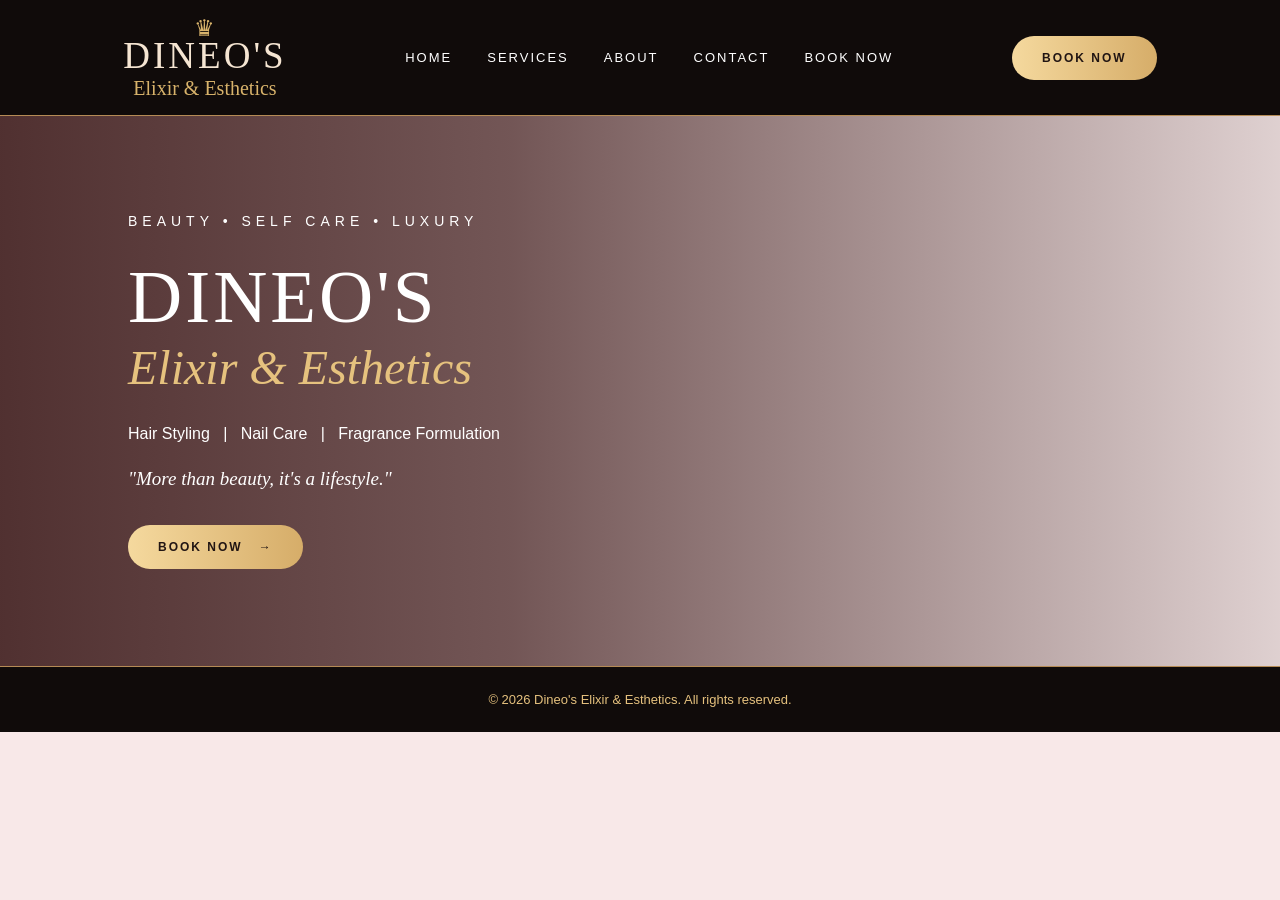
<file: index.html>
<!DOCTYPE html>
<html lang="en">
  <head>
    <meta charset="UTF-8" />
    <meta name="viewport" content="width=device-width, initial-scale=1.0" />
    <meta name="description" content="Discover Dineo's Elixir & Esthetics in Pretoria, offering nail care, skincare, facial treatments and beautiful fragrances. Beauty, elegance and self-care.">
    <title>Dineo's Elixir & Esthetics</title>
    <link rel="stylesheet" href="style.css" />
  </head>
  <body>
    <header class="header">
      <a href="index.html" class="logo">
        <span class="crown">♛</span>
        <span class="brand-name">DINEO'S</span>
        <small>Elixir & Esthetics</small>
      </a>

      <nav>
        <a href="index.html">HOME</a>
        <a href="services.html">SERVICES</a>
        <a href="about.html">ABOUT</a>
        <a href="contact.html">CONTACT</a>
        <a href="booking.html">BOOK NOW</a>
      </nav>

      <a href="booking.html" class="book-button">BOOK NOW</a>
    </header>

    <section class="hero">
      <div class="hero-content">
        <p class="tagline">BEAUTY • SELF CARE • LUXURY</p>

        <h1>DINEO'S</h1>
        <h2>Elixir & Esthetics</h2>

        <p class="hero-services">
          Hair Styling &nbsp; | &nbsp; Nail Care &nbsp; | &nbsp; Fragrance
          Formulation
        </p>

        <p class="quote">"More than beauty, it's a lifestyle."</p>

        <a href="booking.html" class="hero-button">BOOK NOW &nbsp; →</a>
      </div>
    </section>

    <footer>
      <p>&copy; 2026 Dineo's Elixir & Esthetics. All rights reserved.</p>
    </footer>
  </body>
</html>
</file>
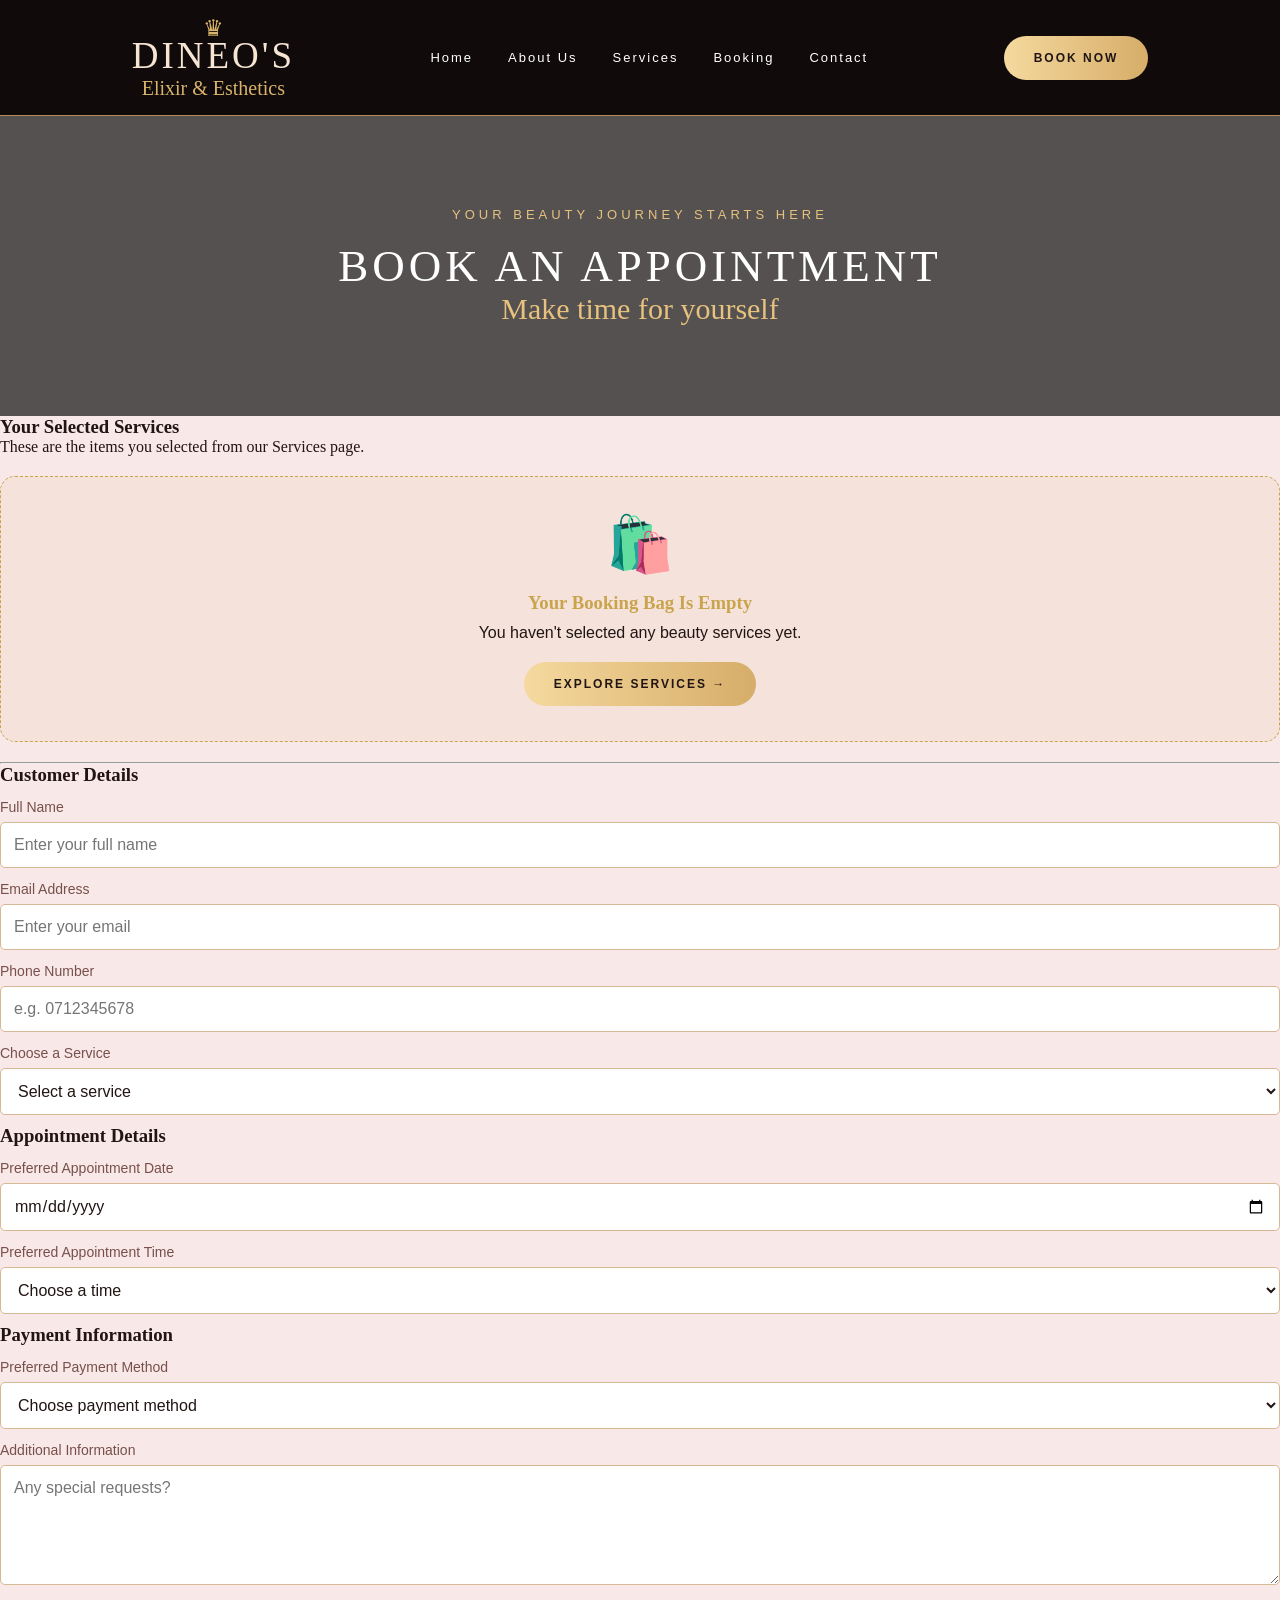
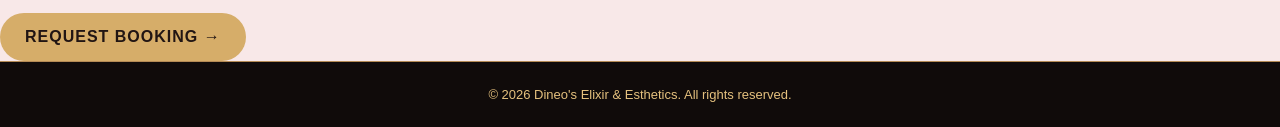
<file: booking.html>
<!DOCTYPE html>
<html lang="en">
<head>
    <meta charset="UTF-8">
    <meta name="viewport" content="width=device-width, initial-scale=1.0">
    <meta name="description" content="Book your beauty appointment with Dineo's Elixir & Esthetics. Explore nail care, fragrances, skincare and facial treatments.">
    <title>Booking | Dineo's Elixir & Esthetics</title>
    <link rel="stylesheet" href="style.css">
</head>
<body>

<!-- HEADER -->
<header class="header">
    <a href="index.html" class="logo">
        <span class="crown">♛</span>
        <span class="brand-name">DINEO'S</span>
        <small>Elixir & Esthetics</small>
    </a>

    <nav>
    <a href="index.html">Home</a>
    <a href="about.html">About Us</a>
    <a href="services.html">Services</a>
    <a href="booking.html">Booking</a>
    <a href="contact.html">Contact</a>
</nav>

    <a href="booking.html" class="book-button">BOOK NOW</a>
</header>

<!-- BOOKING BANNER -->
<section class="page-banner booking-banner">
    <div>
        <p>YOUR BEAUTY JOURNEY STARTS HERE</p>
        <h1>BOOK AN APPOINTMENT</h1>
        <h2>Make time for yourself</h2>
    </div>
</section>

<!-- BOOKING FORM -->
<main class="booking-page">

    <form class="validated-form booking-form" data-form-type="booking">

        <!-- SELECTED SERVICES -->
        <div class="selected-booking-items">
            <h3>Your Selected Services</h3>
            <p>These are the items you selected from our Services page.</p>

            <div id="selectedItems">
                <!-- JavaScript displays the booking bag or selected items here -->
            </div>

            <div id="bookingTotal" style="display:none;">
                <h3>Total: <span id="totalPrice">R0.00</span></h3>
            </div>
        </div>

        <!-- HIDDEN FIELDS -->
        <input type="hidden" id="selected_items" name="selected_items">
        <input type="hidden" id="total_amount" name="total_amount">

        <hr>

        <!-- CUSTOMER DETAILS -->
        <h3>Customer Details</h3>

        <label for="name">Full Name</label>
        <input type="text" id="name" name="name"
               placeholder="Enter your full name" required>

        <label for="email">Email Address</label>
        <input type="email" id="email" name="email"
               placeholder="Enter your email" required>

        <label for="phone">Phone Number</label>
        <input type="tel" id="phone" name="phone"
               placeholder="e.g. 0712345678" required>

        <!-- SERVICE -->
        <label for="service">Choose a Service</label>
        <select id="service" name="service" required>
            <option value="">Select a service</option>
            <option value="Nail Care">Nail Care</option>
            <option value="Perfumes">Perfumes & Fragrances</option>
            <option value="Skincare">Skincare & Facials</option>
        </select>

        <!-- APPOINTMENT DETAILS -->
        <h3>Appointment Details</h3>

        <label for="date">Preferred Appointment Date</label>
        <input type="date" id="date" name="date" required>

        <label for="time">Preferred Appointment Time</label>
        <select id="time" name="time" required>
            <option value="">Choose a time</option>
            <option value="09:00">09:00</option>
            <option value="10:00">10:00</option>
            <option value="11:00">11:00</option>
            <option value="12:00">12:00</option>
            <option value="13:00">13:00</option>
            <option value="14:00">14:00</option>
            <option value="15:00">15:00</option>
            <option value="16:00">16:00</option>
        </select>

        <!-- PAYMENT -->
        <h3>Payment Information</h3>

        <label for="payment_method">Preferred Payment Method</label>
        <select id="payment_method" name="payment_method" required>
            <option value="">Choose payment method</option>
            <option value="Cash">Cash</option>
            <option value="Debit Card">Debit Card</option>
            <option value="Credit Card">Credit Card</option>
            <option value="EFT Bank Transfer">EFT Bank Transfer</option>
            <option value="Instant EFT">Instant EFT</option>
            <option value="SnapScan">SnapScan</option>
        </select>

        <!-- ADDITIONAL INFORMATION -->
        <label for="message">Additional Information</label>
        <textarea id="message" name="message" rows="4"
                  placeholder="Any special requests?"></textarea>

        <button type="submit">REQUEST BOOKING →</button>

    </form>
</main>

<footer>
    <p>&copy; 2026 Dineo's Elixir & Esthetics. All rights reserved.</p>
</footer>

<!-- LOAD SAVED SERVICE SELECTIONS -->
<script>
document.addEventListener("DOMContentLoaded", function () {

    const selectedItemsContainer = document.getElementById("selectedItems");
    const bookingTotal = document.getElementById("bookingTotal");
    const totalPrice = document.getElementById("totalPrice");

    const selectedItemsInput = document.getElementById("selected_items");
    const totalAmountInput = document.getElementById("total_amount");

    let selections = [];

    try {
        selections = JSON.parse(
            localStorage.getItem("deeBookingSelections") || "[]"
        );

        if (!Array.isArray(selections)) {
            selections = [];
        }
    } catch (error) {
        selections = [];
    }

    function getItemName(item) {
        return item.item ||
               item.name ||
               item.product ||
               item.title ||
               item.service ||
               "Selected service";
    }

    function getItemPrice(item) {
        const price = Number(
            String(item.price || 0).replace(/[^\d.]/g, "")
        );

        return Number.isFinite(price) ? price : 0;
    }

    function getItemDetails(item) {
        const details = [];

        if (item.length) details.push("Length: " + item.length);
        if (item.design) details.push("Design: " + item.design);
        if (item.size) details.push("Size: " + item.size);
        if (item.ml) details.push("Bottle: " + item.ml);
        if (item.category) details.push("Category: " + item.category);

        return details.join(" | ");
    }

    function displaySelections() {

        selectedItemsContainer.innerHTML = "";

        if (selections.length === 0) {

            selectedItemsContainer.innerHTML = `
                <div class="empty-booking">
                    <div class="empty-booking-icon">🛍️</div>
                    <h3>Your Booking Bag Is Empty</h3>
                    <p>You haven't selected any beauty services yet.</p>
                    <a href="services.html" class="book-button">
                        EXPLORE SERVICES →
                    </a>
                </div>
            `;

            bookingTotal.style.display = "none";
            selectedItemsInput.value = "";
            totalAmountInput.value = "0";

            return;
        }

        let total = 0;
        const summary = [];

        selections.forEach(function (item) {

            const name = getItemName(item);
            const price = getItemPrice(item);
            const details = getItemDetails(item);

            total += price;

            const itemBox = document.createElement("div");
            itemBox.style.padding = "12px";
            itemBox.style.marginBottom = "10px";
            itemBox.style.border = "1px solid #c9a44c";
            itemBox.style.borderRadius = "8px";

            const itemTitle = document.createElement("strong");
            itemTitle.textContent = name;

            const itemPrice = document.createElement("p");
            itemPrice.textContent = "Price: R" + price.toFixed(2);

            itemBox.appendChild(itemTitle);

            if (details) {
                const itemDetails = document.createElement("p");
                itemDetails.textContent = details;
                itemBox.appendChild(itemDetails);
            }

            itemBox.appendChild(itemPrice);
            selectedItemsContainer.appendChild(itemBox);

            summary.push(
                name + (details ? " (" + details + ")" : "") +
                " - R" + price.toFixed(2)
            );
        });

        totalPrice.textContent = "R" + total.toFixed(2);
        bookingTotal.style.display = "block";

        selectedItemsInput.value = summary.join("; ");
        totalAmountInput.value = total.toFixed(2);
    }

    displaySelections();

    // SET EARLIEST BOOKING DATE TO TODAY
    const dateInput = document.getElementById("date");

    const today = new Date();
    const localDate = new Date(
        today.getTime() - today.getTimezoneOffset() * 60000
    ).toISOString().split("T")[0];

    dateInput.min = localDate;

});
</script>

<script src="script.js" defer></script>

</body>
</html>
</file>
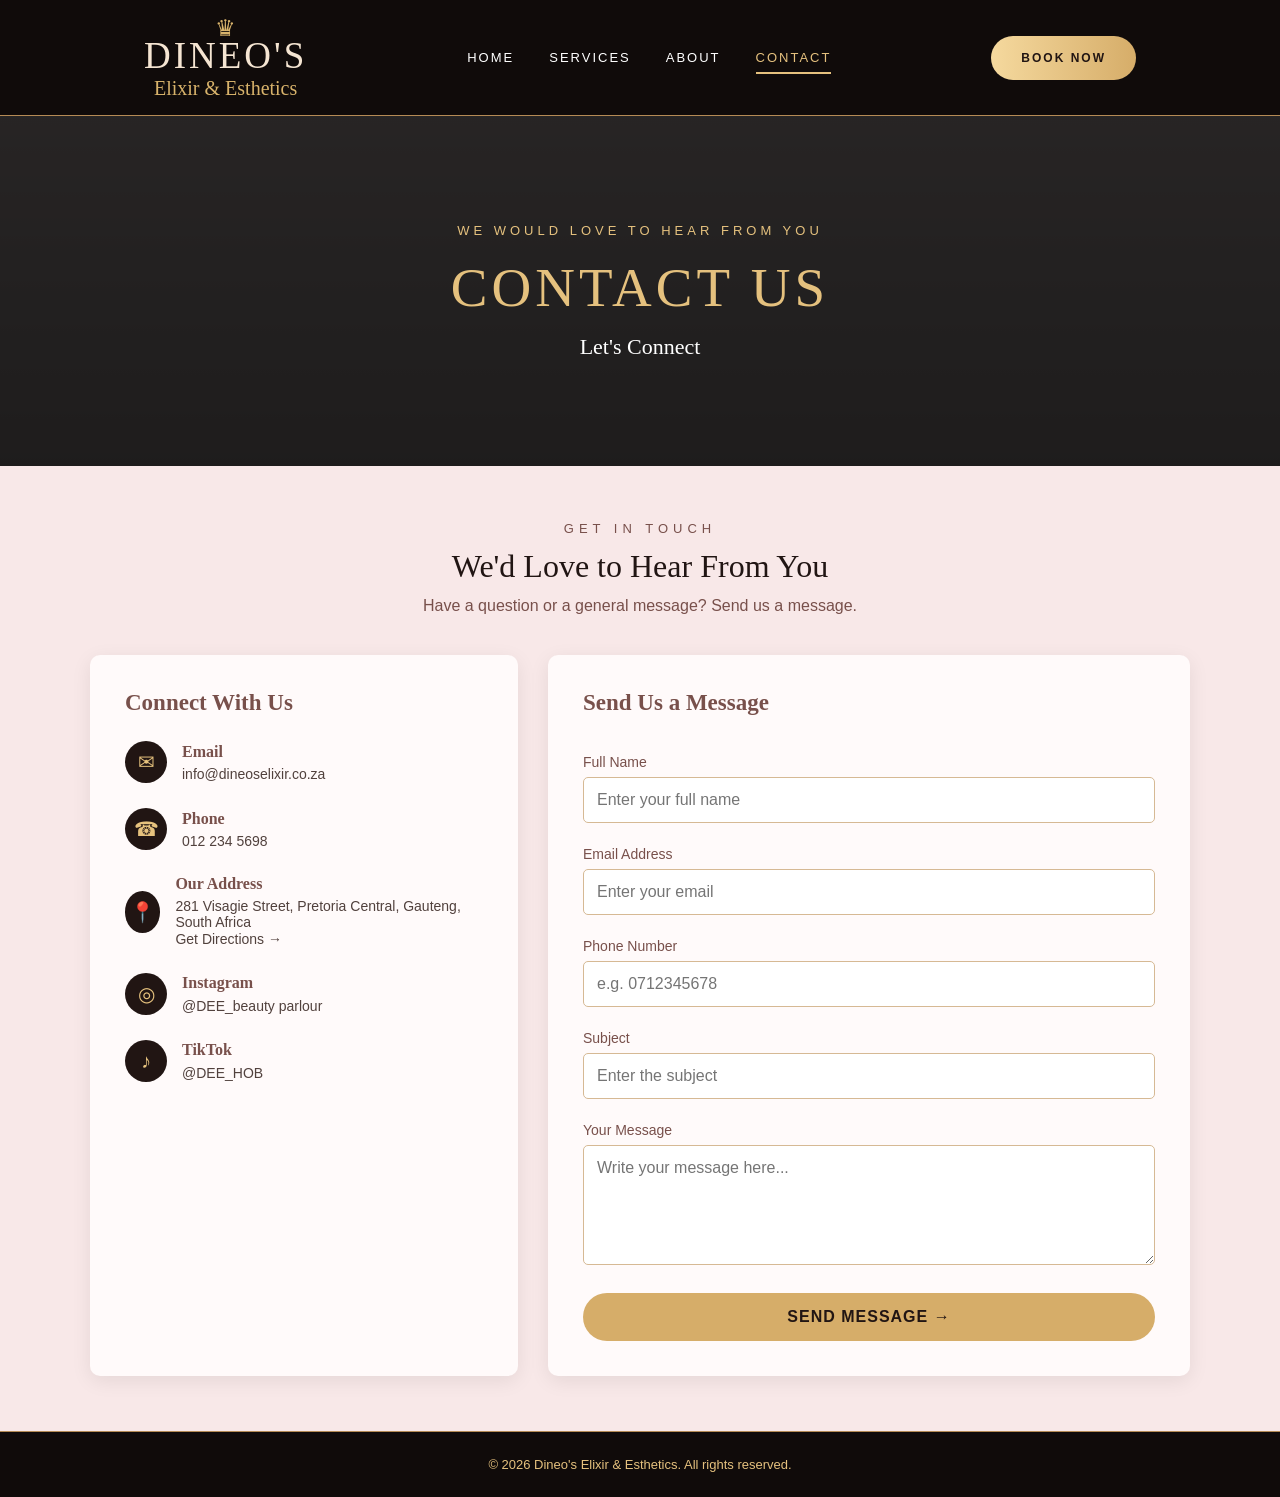
<file: contact.html>
<!DOCTYPE html>
<html lang="en">
<head>
    <meta charset="UTF-8">
    <meta name="viewport" content="width=device-width, initial-scale=1.0">
<meta name="description" content="Contact Dineo's Elixir & Esthetics in Pretoria for beauty services, appointments, skincare and fragrance enquiries.">
    <title>Contact | Dineo's Elixir & Esthetics</title>
    <link rel="stylesheet" href="style.css">
</head>
<body>

    <!-- HEADER -->
    <header class="header">
        <a href="index.html" class="logo">
            <span class="crown">♛</span>
            <span class="brand-name">DINEO'S</span>
            <small>Elixir & Esthetics</small>
        </a>

        <nav>
            <a href="index.html">HOME</a>
            <a href="services.html">SERVICES</a>
            <a href="about.html">ABOUT</a>
            <a href="contact.html" class="active">CONTACT</a>
        </nav>

        <a href="booking.html" class="book-button">BOOK NOW</a>
    </header>

    <!-- PAGE BANNER -->
    <section class="page-banner">
        <div>
            <p>WE WOULD LOVE TO HEAR FROM YOU</p>
            <h1>CONTACT US</h1>
            <h2>Let's Connect</h2>
        </div>
    </section>

    <!-- CONTACT CONTENT -->
    <main class="contact-page">

        <div class="contact-heading">
            <p class="section-label">GET IN TOUCH</p>
            <h2>We'd Love to Hear From You</h2>
            <p>Have a question or a general message? Send us a message.</p>
        </div>

        <div class="contact-container">

            <!-- CONTACT DETAILS -->
            <div class="contact-info">
                <h3>Connect With Us</h3>

                <div class="contact-item">
                    <span>✉</span>
                    <div>
                        <h4>Email</h4>
                        <p>info@dineoselixir.co.za</p>
                    </div>
                </div>

                <div class="contact-item">
                    <span>☎</span>
                    <div>
                        <h4>Phone</h4>
                        <p>012 234 5698</p>
                    </div>
                </div>

                <!-- PHYSICAL ADDRESS -->
                <div class="contact-item">
                    <span>📍</span>
                    <div>
                        <h4>Our Address</h4>
                        <p>281 Visagie Street, Pretoria Central, Gauteng, South Africa</p>

                        <a
                            href="https://www.google.com/maps/search/?api=1&query=281+Visagie+Street+Pretoria+Central+Gauteng+South+Africa"
                            target="_blank"
                            rel="noopener">
                            Get Directions →
                        </a>
                    </div>
                </div>

                <div class="contact-item">
                    <span>◎</span>
                    <div>
                        <h4>Instagram</h4>
                        <a href="https://www.instagram.com/" target="_blank" rel="noopener">
                            @DEE_beauty parlour
                        </a>
                    </div>
                </div>

                <div class="contact-item">
                    <span>♪</span>
                    <div>
                        <h4>TikTok</h4>
                        <a href="https://www.tiktok.com/@DEE_HOB" target="_blank" rel="noopener">
                            @DEE_HOB
                        </a>
                    </div>
                </div>
            </div>

            <!-- MESSAGE FORM -->
            <div class="contact-form">
                <h3>Send Us a Message</h3>

                <form class="validated-form" data-form-type="contact">

                    <label for="name">Full Name</label>
                    <input
                        type="text"
                        id="name"
                        name="name"
                        placeholder="Enter your full name"
                        required
                    >

                    <label for="email">Email Address</label>
                    <input
                        type="email"
                        id="email"
                        name="email"
                        placeholder="Enter your email"
                        required
                    >

                    <label for="phone">Phone Number</label>
                    <input
                        type="tel"
                        id="phone"
                        name="phone"
                        placeholder="e.g. 0712345678"
                        required
                    >

                    <label for="subject">Subject</label>
                    <input
                        type="text"
                        id="subject"
                        name="subject"
                        placeholder="Enter the subject"
                        required
                    >

                    <label for="message">Your Message</label>
                    <textarea
                        id="message"
                        name="message"
                        rows="5"
                        placeholder="Write your message here..."
                        required
                    ></textarea>

                    <button type="submit">SEND MESSAGE →</button>

                </form>
            </div>

        </div>
    </main>

    <!-- FOOTER -->
    <footer>
        <p>&copy; 2026 Dineo's Elixir & Esthetics. All rights reserved.</p>
    </footer>

    <script src="script.js" defer></script>

</body>
</html>
</file>
<file: style.css>
/* =====================================
   DINEO'S ELIXIR & ESTHETICS
   COMPLETE WEBSITE STYLESHEET
===================================== */

/* 1. GENERAL SETTINGS */

* {
  margin: 0;
  padding: 0;
  box-sizing: border-box;
}

html {
  scroll-behavior: smooth;
}

body {
  font-family: Georgia, serif;
  background: #f8e8e8;
  color: #211513;
  overflow-x: hidden;
  animation: pageEnter 0.7s ease;
}

a {
  text-decoration: none;
  color: inherit;
  transition: 0.3s ease;
}

button,
input,
textarea,
select {
  font: inherit;
}

button {
  cursor: pointer;
}

img {
  max-width: 100%;
  display: block;
}

/* 2. ANIMATIONS */

@keyframes pageEnter {
  from {
      opacity: 0;
      transform: translateY(12px);
  }
  to {
      opacity: 1;
      transform: translateY(0);
  }
}

@keyframes fadeUp {
  from {
      opacity: 0;
      transform: translateY(25px);
  }
  to {
      opacity: 1;
      transform: translateY(0);
  }
}

@keyframes fadeIn {
  from { opacity: 0; }
  to { opacity: 1; }
}

@keyframes softZoom {
  from { transform: scale(1.04); }
  to { transform: scale(1); }
}

/* 3. HEADER AND NAVIGATION */

.header {
  min-height: 112px;
  background: #100b0a;
  display: flex;
  align-items: center;
  justify-content: space-around;
  padding: 15px 5%;
  border-bottom: 1px solid #b58b55;
  position: relative;
  z-index: 10;
}

.logo {
  display: flex;
  flex-direction: column;
  align-items: center;
  color: #f5e5d2;
}

.crown {
  color: #d8b36b;
  font-size: 23px;
  margin-bottom: -8px;
}

.brand-name {
  font-size: 37px;
  letter-spacing: 3px;
}

.logo small {
  font-family: cursive;
  font-size: 20px;
  color: #d8b36b;
}

.header nav {
  display: flex;
  align-items: center;
  gap: 35px;
}

.header nav a {
  color: white;
  font-family: Arial, sans-serif;
  font-size: 13px;
  letter-spacing: 2px;
  padding: 12px 0;
  position: relative;
}

.header nav a::after {
  content: "";
  position: absolute;
  left: 0;
  bottom: 3px;
  width: 0;
  height: 2px;
  background: #e5c17e;
  transition: width 0.3s ease;
}

.header nav a:hover,
.header nav a.active {
  color: #e5c17e;
}

.header nav a:hover::after,
.header nav a.active::after {
  width: 100%;
}

/* 4. GOLD BUTTONS */

.book-button,
.hero-button,
.about-button {
  display: inline-block;
  background: linear-gradient(90deg, #f5d99e, #d6ad69);
  color: #211513;
  padding: 15px 30px;
  border-radius: 35px;
  font-family: Arial, sans-serif;
  font-size: 12px;
  font-weight: bold;
  letter-spacing: 2px;
  border: none;
  transition: 0.3s ease;
}

.book-button:hover,
.hero-button:hover,
.about-button:hover {
  background: #78504b;
  color: white;
  transform: translateY(-3px);
}

/* 5. HOMEPAGE HERO */

.hero {
  min-height: 550px;
  display: flex;
  align-items: center;
  position: relative;
  isolation: isolate;
  overflow: hidden;
}

.hero::before {
  content: "";
  position: absolute;
  inset: 0;
  background:
      url("https://images.unsplash.com/photo-1600948836101-f9ffda59d250?w=1800")
      center/cover no-repeat;
  filter: grayscale(100%);
  z-index: -1;
}

.hero::after {
  content: "";
  position: absolute;
  inset: 0;
  background: linear-gradient(
      90deg,
      rgba(70, 37, 37, 0.94),
      rgba(70, 37, 37, 0.75) 40%,
      rgba(0, 0, 0, 0.10)
  );
  z-index: -1;
}

.hero-content {
  color: white;
  padding: 45px 10%;
  max-width: 800px;
  animation: fadeUp 1s ease;
}

.tagline {
  font-family: Arial, sans-serif;
  letter-spacing: 5px;
  font-size: 14px;
  margin-bottom: 25px;
}

.hero-content h1 {
  font-size: 75px;
  font-weight: normal;
  letter-spacing: 3px;
}

.hero-content h2 {
  font-family: cursive;
  font-size: 48px;
  font-weight: normal;
  font-style: italic;
  color: #e6c27e;
  margin-bottom: 25px;
}

.hero-services {
  font-family: Arial, sans-serif;
  font-size: 16px;
  margin-bottom: 20px;
  line-height: 1.7;
}

.quote {
  font-style: italic;
  font-size: 19px;
  margin-bottom: 35px;
}

/* 6. HOMEPAGE SERVICES */

.home-services {
  background: #f8e8e8;
  text-align: center;
  padding: 40px 6% 65px;
}

.section-label {
  color: #78504b;
  font-family: Arial, sans-serif;
  letter-spacing: 5px;
  font-size: 13px;
  margin-bottom: 12px;
}

.home-services > h2,
.services-page > h2,
.mission-section > h2 {
  font-size: 31px;
  font-weight: normal;
  letter-spacing: 2px;
  margin-bottom: 28px;
}

/* HOMEPAGE CARDS */

.home-card-container {
  display: flex;
  justify-content: center;
  gap: 25px;
}

.home-card {
  width: 33.33%;
  height: 220px;
  position: relative;
  overflow: hidden;
  border-radius: 10px;
  text-align: left;
  background-position: center;
  background-size: cover;
  transition: transform 0.4s ease;
}

.home-card:hover {
  transform: translateY(-6px);
}

.home-card img {
  width: 100%;
  height: 100%;
  object-fit: cover;
  position: absolute;
  inset: 0;
  transition: transform 0.5s ease;
}

.home-card:hover img {
  transform: scale(1.08);
}

.card-content {
  position: relative;
  z-index: 1;
  height: 100%;
  width: 70%;
  padding: 25px 20px;
  color: white;
  background: linear-gradient(
      90deg,
      rgba(76,43,42,0.96),
      rgba(76,43,42,0.65),
      transparent
  );
}

.card-content h3 {
  font-size: 19px;
  font-weight: normal;
  letter-spacing: 2px;
  margin: 12px 0;
}

.card-content p {
  font-family: Arial, sans-serif;
  font-size: 13px;
  line-height: 1.5;
  margin-bottom: 15px;
}

.card-content a {
  display: inline-block;
  color: #e9c780;
  border: 1px solid #e9c780;
  border-radius: 25px;
  padding: 9px 18px;
  font-family: Arial, sans-serif;
  font-size: 11px;
  letter-spacing: 1px;
}

.card-content a:hover {
  background: #e9c780;
  color: #211513;
}

/* 7. SHARED PAGE BANNER */

.page-banner {
  min-height: 300px;
  display: flex;
  align-items: center;
  justify-content: center;
  text-align: center;
  color: white;
  position: relative;
  isolation: isolate;
  overflow: hidden;
}

.page-banner::before {
  content: "";
  position: absolute;
  inset: 0;
  background:
      url("https://images.unsplash.com/photo-1600948836101-f9ffda59d250?w=1600")
      center/cover no-repeat;
  filter: grayscale(100%);
  z-index: -2;
}

.page-banner::after {
  content: "";
  position: absolute;
  inset: 0;
  background: rgba(0,0,0,0.65);
  z-index: -1;
}

.page-banner > div {
  padding: 35px 20px;
  animation: fadeUp 0.9s ease;
}

.page-banner p {
  color: #e6c27e;
  font-family: Arial, sans-serif;
  font-size: 13px;
  letter-spacing: 4px;
  margin-bottom: 18px;
}

.page-banner h1 {
  font-size: 45px;
  letter-spacing: 4px;
  font-weight: normal;
}

.page-banner h2 {
  color: #e6c27e;
  font-family: cursive;
  font-size: 30px;
  font-weight: normal;
}

/* 8. SERVICES PAGE */

.services-page {
  background: #f8e8e8;
  text-align: center;
  padding: 55px 6%;
}

.intro {
  max-width: 650px;
  margin: 0 auto 35px;
  line-height: 1.7;
  font-family: Arial, sans-serif;
}

/* Horizontal clickable service cards */

.service-list {
  display: flex;
  justify-content: center;
  gap: 25px;
  max-width: 1100px;
  margin: 35px auto 0;
}

.service-box {
  display: flex;
  flex-direction: column;
  width: 33.33%;
  background: #fffafa;
  color: #211513;
  text-align: center;
  border-radius: 9px;
  overflow: hidden;
  box-shadow: 0 5px 18px rgba(0,0,0,0.10);
  transition: 0.35s ease;
}

.service-box:hover {
  transform: translateY(-7px);
  box-shadow: 0 12px 25px rgba(0,0,0,0.16);
}

.service-image {
  width: 100%;
  height: 220px;
  background-size: cover;
  background-position: center;
  filter: grayscale(100%);
  transition: 0.5s;
}

.service-box:hover .service-image {
  filter: grayscale(0%);
  transform: scale(1.02);
}

.service-details {
  padding: 22px 15px;
}

.service-details h3 {
  color: #78504b;
  letter-spacing: 2px;
  margin-bottom: 12px;
}

.service-details p {
  font-family: Arial, sans-serif;
  line-height: 1.6;
  margin-bottom: 18px;
}

.service-details span {
  color: #a77b3e;
  font-family: Arial, sans-serif;
  font-size: 12px;
  font-weight: bold;
  letter-spacing: 1px;
}

/* 9. ABOUT PAGE */

.about-section {
  display: grid;
  grid-template-columns: 1fr 1fr;
  align-items: center;
  gap: 45px;
  padding: 70px 8%;
  background: #f8e8e8;
}

.about-intro h2 {
  font-size: 36px;
  font-weight: normal;
  color: #503532;
  margin: 15px 0 25px;
}

.about-intro p:not(.section-label) {
  font-family: Arial, sans-serif;
  font-size: 15px;
  line-height: 1.9;
  margin-bottom: 18px;
  color: #574541;
}

.about-image img {
  width: 100%;
  height: 380px;
  object-fit: cover;
  filter: grayscale(100%);
  border-radius: 10px;
  box-shadow: 0 8px 25px rgba(0,0,0,.15);
}

.about-button {
  margin-top: 15px;
}

.mission-section {
  text-align: center;
  background: #fffafa;
  padding: 65px 7%;
}

.mission-container {
  display: grid;
  grid-template-columns: repeat(3, 1fr);
  gap: 25px;
}

.mission-card {
  background: #f8e8e8;
  padding: 35px 25px;
  border-radius: 10px;
  border-bottom: 3px solid #d6ad69;
  transition: 0.3s;
}

.mission-card:hover {
  transform: translateY(-8px);
  box-shadow: 0 8px 20px rgba(0,0,0,.10);
}

.mission-card span {
  font-size: 35px;
  color: #b58b55;
}

.mission-card h3 {
  color: #78504b;
  letter-spacing: 2px;
  margin: 15px 0;
}

.mission-card p {
  font-family: Arial, sans-serif;
  font-size: 14px;
  line-height: 1.8;
  color: #574541;
}

.about-closing {
  text-align: center;
  padding: 65px 20px;
  color: white;
  background:
      linear-gradient(rgba(0,0,0,.75), rgba(0,0,0,.75)),
      url("https://images.unsplash.com/photo-1600948836101-f9ffda59d250?w=1600")
      center/cover no-repeat;
}

.about-closing h2 {
  font-size: 32px;
  font-weight: normal;
  color: #e6c27e;
  margin-bottom: 15px;
}

/* 10. CONTACT PAGE */

.contact-page {
  background: #f8e8e8;
  padding: 55px 7%;
}

.contact-heading {
  text-align: center;
  margin-bottom: 40px;
}

.contact-heading h2 {
  font-size: 32px;
  font-weight: normal;
  margin-bottom: 12px;
}

.contact-heading > p:last-child {
  font-family: Arial, sans-serif;
  color: #78504b;
}

.contact-container {
  max-width: 1100px;
  margin: auto;
  display: grid;
  grid-template-columns: 0.8fr 1.2fr;
  gap: 30px;
}

.contact-info,
.contact-form {
  background: #fffafa;
  padding: 35px;
  border-radius: 10px;
  box-shadow: 0 5px 20px rgba(0,0,0,0.08);
}

.contact-info h3,
.contact-form h3 {
  color: #78504b;
  font-size: 23px;
  margin-bottom: 25px;
}

.contact-item {
  display: flex;
  align-items: center;
  gap: 15px;
  margin-bottom: 25px;
}

.contact-item > span {
  width: 42px;
  height: 42px;
  display: flex;
  align-items: center;
  justify-content: center;
  border-radius: 50%;
  background: #211513;
  color: #e6c27e;
  font-size: 20px;
}

.contact-item h4 {
  margin-bottom: 5px;
  color: #78504b;
}

.contact-item p,
.contact-item a {
  font-family: Arial, sans-serif;
  font-size: 14px;
  color: #51413d;
}

/* 11. FORMS - BOOKING, CONTACT  */

form {
  width: 100%;
}

label {
  display: block;
  font-family: Arial, sans-serif;
  font-size: 14px;
  color: #78504b;
  margin-top: 13px;
}

input,
select,
textarea {
  display: block;
  width: 100%;
  padding: 13px;
  margin-top: 7px;
  margin-bottom: 10px;
  border: 1px solid #d6b994;
  border-radius: 5px;
  background: #fff;
  color: #211513;
  outline: none;
  font-family: Arial, sans-serif;
  transition: 0.3s;
}

input:focus,
select:focus,
textarea:focus {
  border-color: #b58b55;
  box-shadow: 0 0 7px rgba(181,139,85,0.25);
}

textarea {
  resize: vertical;
  min-height: 120px;
}

form button {
  margin-top: 18px;
  background: #d6ad69;
  color: #211513;
  border: none;
  padding: 15px 25px;
  border-radius: 25px;
  font-family: Arial, sans-serif;
  font-weight: bold;
  letter-spacing: 1px;
  transition: 0.3s;
}

form button:hover {
  background: #78504b;
  color: white;
  transform: translateY(-3px);
}

.contact-form form {
  display: flex;
  flex-direction: column;
}

/* 12. FRAGRANCE AND PRODUCT CATEGORIES */

.category-list {
  max-width: 850px;
  margin: 35px auto;
}

.category-button {
  width: 100%;
  background: #211513;
  color: #e6c27e;
  border: 1px solid #b58b55;
  padding: 20px;
  margin-bottom: 10px;
  text-align: left;
  font-size: 16px;
  letter-spacing: 2px;
  cursor: pointer;
  display: flex;
  justify-content: space-between;
  align-items: center;
  transition: 0.3s;
}

.category-button:hover,
.category-button.selected {
  background: #78504b;
  color: white;
}

.category-content {
  display: none;
  background: #fffafa;
  padding: 20px;
  margin-top: -10px;
  margin-bottom: 15px;
}

.category-content.show {
  display: block;
  animation: fadeUp 0.4s ease;
}

/* Product cards */

.product-grid {
  display: grid;
  grid-template-columns: repeat(3, 1fr);
  gap: 22px;
}

.product-card {
  background: #fffafa;
  border-radius: 9px;
  overflow: hidden;
  box-shadow: 0 5px 18px rgba(0,0,0,0.09);
  transition: 0.3s;
}

.product-card:hover {
  transform: translateY(-6px);
}

.product-card img {
  width: 100%;
  height: 190px;
  object-fit: cover;
}

.product-card h3 {
  color: #78504b;
  padding: 15px 15px 5px;
}

.product-card p {
  font-family: Arial, sans-serif;
  padding: 5px 15px;
  line-height: 1.5;
}

.product-card .price {
  color: #a77b3e;
  font-weight: bold;
  padding-bottom: 18px;
}

/* 13. FOOTER */

footer {
  background: #100b0a;
  color: #e5c17e;
  text-align: center;
  padding: 25px;
  font-family: Arial, sans-serif;
  font-size: 13px;
  border-top: 1px solid #b58b55;
}

/* 14. HOVER EFFECTS */

button,
a,
.service-box,
.mission-card,
.product-card {
  -webkit-tap-highlight-color: transparent;
}

button:active,
.book-button:active,
.hero-button:active {
  transform: scale(0.97);
}

/* 15. TABLET RESPONSIVENESS */

@media (max-width: 900px) {

  .header {
      flex-wrap: wrap;
      gap: 20px;
  }

  .header nav {
      gap: 20px;
  }

  .home-card-container {
      flex-wrap: wrap;
  }

  .home-card {
      width: 47%;
  }

  .service-list {
      flex-wrap: wrap;
  }

  .service-box {
      width: 47%;
  }

  .mission-container {
      grid-template-columns: repeat(2, 1fr);
  }

  .product-grid {
      grid-template-columns: repeat(2, 1fr);
  }
}

/* 16. MOBILE RESPONSIVENESS */

@media (max-width: 600px) {

  .header {
      flex-direction: column;
      padding: 20px;
  }

  .brand-name {
      font-size: 30px;
  }

  .header nav {
      flex-wrap: wrap;
      justify-content: center;
      gap: 15px;
  }

  .header nav a {
      font-size: 11px;
  }

  .book-button {
      padding: 12px 25px;
  }

  .hero {
      min-height: 500px;
  }

  .hero-content {
      padding: 35px 7%;
  }

  .hero-content h1 {
      font-size: 48px;
  }

  .hero-content h2 {
      font-size: 32px;
  }

  .tagline {
      font-size: 11px;
      letter-spacing: 3px;
  }

  .hero-services {
      font-size: 14px;
  }

  .home-services > h2 {
      font-size: 23px;
  }

  .home-card {
      width: 100%;
  }

  .page-banner {
      min-height: 230px;
  }

  .page-banner h1 {
      font-size: 32px;
  }

  .page-banner h2 {
      font-size: 25px;
  }

  .service-list {
      flex-direction: column;
  }

  .service-box {
      width: 100%;
  }

  .about-section {
      grid-template-columns: 1fr;
      padding: 45px 7%;
  }

  .about-intro h2 {
      font-size: 29px;
  }

  .about-image img {
      height: 280px;
  }

  .mission-container {
      grid-template-columns: 1fr;
  }

  .contact-container {
      grid-template-columns: 1fr;
  }

  .contact-info,
  .contact-form {
      padding: 25px;
  }

  .contact-heading h2 {
      font-size: 25px;
  }

  .product-grid {
      grid-template-columns: 1fr;
  }

  .about-closing h2 {
      font-size: 25px;
  }
}

/* 17. ACCESSIBILITY */

@media (prefers-reduced-motion: reduce) {
  *,
  *::before,
  *::after {
      animation-duration: 0.01ms !important;
      transition-duration: 0.01ms !important;
      scroll-behavior: auto !important;
  }
}


/* CONTACT PAGE BANNER */
.contact-page ~ footer {
  margin-top: 0;
}

body:has(.contact-page) .page-banner {
  min-height: 350px;
  background:
      linear-gradient(rgba(0,0,0,0.55), rgba(0,0,0,0.65)),
      url("https://images.unsplash.com/photo-1600948836101-f9ffda59d250?w=1600")
      center/cover no-repeat;
  display: flex;
  align-items: center;
  justify-content: center;
  text-align: center;
  padding: 50px 20px;
}

body:has(.contact-page) .page-banner p {
  color: #e5c17e;
  letter-spacing: 4px;
  font-size: 13px;
}

body:has(.contact-page) .page-banner h1 {
  color: #e5c17e;
  font-family: 'Cormorant Garamond', serif;
  font-size: 55px;
  margin: 15px 0;
  animation: fadeUp 1s ease;
}

body:has(.contact-page) .page-banner h2 {
  color: white;
  font-size: 22px;
  font-weight: 400;
}

@media (max-width: 600px) {
  body:has(.contact-page) .page-banner h1 {
      font-size: 38px;
  }
}


/* ENLARGE SERVICE CARD WHEN CLICKED */
.service-card {
  cursor: pointer;
  transition: transform 0.4s ease, box-shadow 0.4s ease;
}

.service-card.active {
  transform: scale(1.12);
  z-index: 10;
  box-shadow: 0 12px 30px rgba(214, 173, 105, 0.5);
}


.service-card {
  position: relative;
  transition: transform 0.4s ease, box-shadow 0.4s ease;
}

.service-card.active {
  transform: scale(1.08);
  z-index: 10;
  box-shadow: 0 12px 30px rgba(214, 173, 105, 0.5);
}

.service-details {
  display: none;
  margin-top: 20px;
  padding: 15px;
  background: #f8e8e8;
  border-radius: 10px;
  color: #211513;
}

.service-card.active .service-details {
  display: block;
}


/* EMPTY BOOKING BAG */
.empty-booking {
  text-align: center;
  padding: 35px 20px;
  margin: 20px 0;
  background: rgba(201, 164, 76, 0.08);
  border: 1px dashed #c9a44c;
  border-radius: 15px;
  animation: fadeUp 0.6s ease;
}

.empty-booking-icon {
  font-size: 55px;
  margin-bottom: 15px;
  animation: bagFloat 2s ease-in-out infinite;
}

.empty-booking h3 {
  color: #c9a44c;
  margin-bottom: 10px;
}

.empty-booking p {
  margin-bottom: 20px;
  color: inherit;
  font-family: Arial, sans-serif;
}

.empty-booking a {
  display: inline-block;
  text-decoration: none;
}

/* SHOPPING BAG ANIMATION */
@keyframes bagFloat {
  0%, 100% {
      transform: translateY(0);
  }

  50% {
      transform: translateY(-8px);
  }
}
</file>
